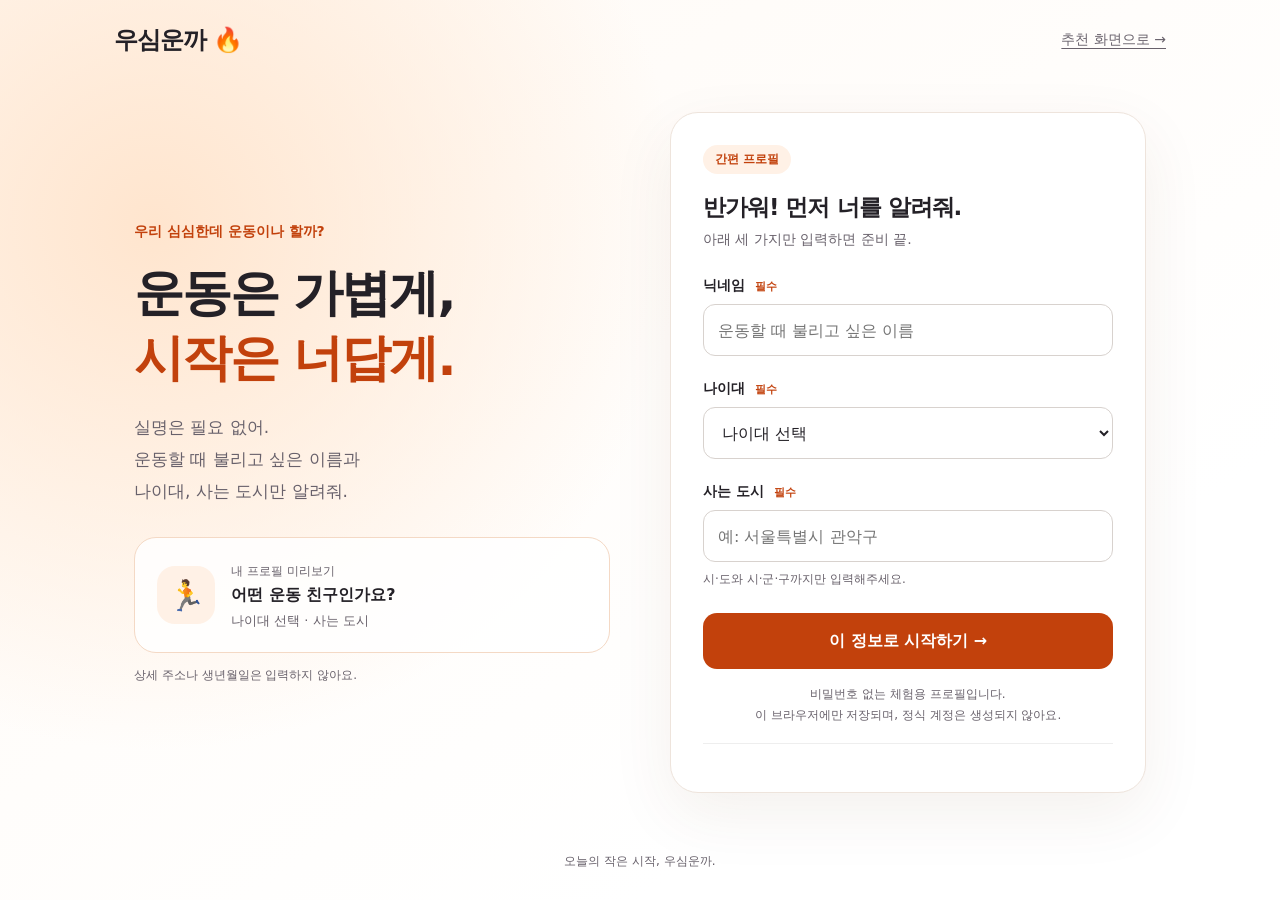
<file: login-독립실행.html>
<!DOCTYPE html>
<html lang="ko">
<head>
    <meta charset="UTF-8">
    <meta name="viewport" content="width=device-width, initial-scale=1.0">
    <title>우심운까 | 간편 시작</title>
    <style>
.login-page {
    --accent: #c2410c;
    --accent-light: #fff1e6;
    --ink: #242127;
    --muted: #68616b;
    margin: 0;
    min-height: 100vh;
    color: var(--ink);
    background:
        radial-gradient(circle at 12% 25%, #ffe5ce 0, transparent 40%),
        linear-gradient(145deg, #fffaf5, #ffffff 75%);
    font-family: system-ui, "Malgun Gothic", sans-serif;
}
.login-page * { box-sizing: border-box; }
.login-page a { color: inherit; }
.login-page button,
.login-page input,
.login-page select { font: inherit; }
.login-page .login-header {
    max-width: 1100px;
    margin: 0 auto;
    padding: 24px;
    display: flex;
    align-items: center;
    justify-content: space-between;
    gap: 16px;
}
.login-page .brand {
    font-size: 24px;
    font-weight: 900;
    letter-spacing: -1px;
    text-decoration: none;
}
.login-page .back-link {
    color: var(--muted);
    font-size: 14px;
    text-underline-offset: 4px;
}
.login-page .login-layout {
    max-width: 1060px;
    margin: 32px auto;
    padding: 0 24px;
    display: grid;
    grid-template-columns: 1fr 1fr;
    gap: 60px;
    align-items: center;
}
.login-page .intro-panel { min-width: 0; }
.login-page .eyebrow {
    color: var(--accent);
    font-size: 14px;
    font-weight: 800;
}
.login-page h1 {
    margin: 20px 0;
    font-size: clamp(34px, 4.2vw, 50px);
    line-height: 1.3;
    letter-spacing: -2px;
}
.login-page h1 span { color: var(--accent); }
.login-page .intro-description {
    color: var(--muted);
    font-size: 17px;
    line-height: 1.9;
}
.login-page .profile-preview {
    display: flex;
    align-items: center;
    gap: 16px;
    margin-top: 30px;
    padding: 22px;
    background: #ffffffd9;
    border: 1px solid #f4d9c5;
    border-radius: 22px;
}
.login-page .preview-avatar {
    flex-shrink: 0;
    display: grid;
    place-items: center;
    width: 58px;
    height: 58px;
    background: var(--accent-light);
    border-radius: 18px;
    font-size: 30px;
}
.login-page .profile-preview div { min-width: 0; }
.login-page .profile-preview small {
    color: var(--muted);
    font-size: 12px;
}
.login-page .profile-preview strong {
    display: block;
    margin-top: 5px;
    overflow-wrap: anywhere;
}
.login-page .profile-preview p {
    margin: 6px 0 0;
    color: var(--muted);
    font-size: 13px;
    overflow-wrap: anywhere;
}
.login-page .intro-note {
    margin-top: 14px;
    color: var(--muted);
    font-size: 12px;
}
.login-page .login-card {
    min-width: 0;
    padding: 32px;
    background: white;
    border: 1px solid #eee4dc;
    border-radius: 28px;
    box-shadow: 0 22px 65px #60330e12;
}
.login-page .form-badge {
    display: inline-block;
    padding: 6px 12px;
    background: var(--accent-light);
    color: var(--accent);
    border-radius: 999px;
    font-size: 12px;
    font-weight: 800;
}
.login-page h2 {
    margin: 18px 0 8px;
    font-size: 23px;
    letter-spacing: -1px;
}
.login-page .form-description {
    margin: 0 0 28px;
    color: var(--muted);
    font-size: 14px;
}
.login-page .field-block { margin-bottom: 24px; }
.login-page label {
    display: block;
    margin-bottom: 9px;
    font-size: 14px;
    font-weight: 750;
}
.login-page .required-label {
    margin-left: 5px;
    color: var(--accent);
    font-size: 11px;
}
.login-page .profile-input {
    width: 100%;
    min-height: 52px;
    padding: 12px 14px;
    background: #fff;
    border: 1px solid #d8d2ce;
    border-radius: 12px;
    color: var(--ink);
    font-size: 16px;
}
.login-page .profile-input:focus {
    border-color: var(--accent);
    outline: 3px solid #ffdec5;
    outline-offset: 2px;
}
.login-page .profile-input[aria-invalid="true"] { border-color: #b91c1c; }
.login-page .field-help {
    margin: 8px 0 0;
    color: var(--muted);
    font-size: 12px;
    line-height: 1.6;
}
.login-page .start-button {
    width: 100%;
    min-height: 56px;
    padding: 14px 20px;
    border: 0;
    border-radius: 14px;
    color: white;
    background: var(--accent);
    font-weight: 800;
    cursor: pointer;
    transition: background-color .15s, transform .15s;
}
.login-page .start-button:hover {
    background: #9a3412;
    transform: translateY(-1px);
}
.login-page .start-button:disabled {
    opacity: .65;
    cursor: wait;
    transform: none;
}
.login-page a:focus-visible,
.login-page button:focus-visible {
    outline: 3px solid #c2410c;
    outline-offset: 4px;
}
.login-page .auth-notice {
    margin: 15px 0 0;
    color: var(--muted);
    text-align: center;
    font-size: 12px;
    line-height: 1.7;
}
.login-page .form-alert {
    padding: 12px;
    background: #fef2f2;
    border-radius: 10px;
    color: #991b1b;
    font-size: 13px;
    line-height: 1.6;
}
.login-page .errorlist {
    margin: 8px 0 0;
    padding-left: 20px;
    color: #b91c1c;
    font-size: 13px;
    line-height: 1.6;
}
.login-page .clear-form {
    margin-top: 18px;
    padding-top: 16px;
    border-top: 1px solid #eee;
    text-align: center;
}
.login-page .clear-button {
    padding: 10px;
    background: transparent;
    border: 0;
    color: var(--muted);
    text-decoration: underline;
    text-underline-offset: 4px;
    cursor: pointer;
}
.login-page .login-footer {
    padding: 28px 20px;
    color: var(--muted);
    font-size: 12px;
    text-align: center;
}
@media (max-width: 800px) {
    .login-page .login-layout {
        grid-template-columns: 1fr;
        max-width: 560px;
        gap: 28px;
        margin-top: 8px;
    }
    .login-page .intro-description br { display: none; }
    .login-page .login-card { padding: 26px 22px; }
    .login-page .profile-preview { margin-top: 20px; }
}
@media (prefers-reduced-motion: reduce) {
    .login-page .start-button { transition: none; }
}

</style>
</head>
<body class="login-page" style="margin:0;min-height:100vh;">
    <header class="login-header">
        <a class="brand" href="./index.html">
            우심운까 <span aria-hidden="true">🔥</span>
        </a>
        <a class="back-link" href="./recommend.html">추천 화면으로 →</a>
    </header>

    <main class="login-layout">
        <section class="intro-panel" aria-labelledby="introTitle">
            <p class="eyebrow">우리 심심한데 운동이나 할까?</p>
            <h1 id="introTitle">
                운동은 가볍게,<br>
                <span>시작은 너답게.</span>
            </h1>
            <p class="intro-description">
                실명은 필요 없어.<br>
                운동할 때 불리고 싶은 이름과<br>
                나이대, 사는 도시만 알려줘.
            </p>

            <div class="profile-preview">
                <span class="preview-avatar" aria-hidden="true">🏃</span>
                <div>
                    <small>내 프로필 미리보기</small>
                    <strong id="previewNickname">어떤 운동 친구인가요?</strong>
                    <p>
                        <span id="previewAge">나이대 선택</span>
                        <span aria-hidden="true"> · </span>
                        <span id="previewCity">사는 도시</span>
                    </p>
                </div>
            </div>
            <p class="intro-note">상세 주소나 생년월일은 입력하지 않아요.</p>
        </section>

        <section class="login-card" aria-labelledby="formTitle">
            <span class="form-badge">간편 프로필</span>
            <h2 id="formTitle">반가워! 먼저 너를 알려줘.</h2>
            <p class="form-description">아래 세 가지만 입력하면 준비 끝.</p>

            <form id="profileForm" action="./index.html">
<div class="field-block"><label for="nickname">닉네임 <span class="required-label">필수</span></label><input class="profile-input" id="nickname" name="nickname" required maxlength="20" placeholder="운동할 때 불리고 싶은 이름" autocomplete="nickname"></div>
<div class="field-block"><label for="age">나이대 <span class="required-label">필수</span></label><select class="profile-input" id="age" required><option value="">나이대 선택</option><option>10대 이하</option><option>20대</option><option>30대</option><option>40대</option><option>50대</option><option>60대 이상</option></select></div>
<div class="field-block"><label for="city">사는 도시 <span class="required-label">필수</span></label><input class="profile-input" id="city" required maxlength="40" placeholder="예: 서울특별시 관악구" autocomplete="address-level2"><p class="field-help">시·도와 시·군·구까지만 입력해주세요.</p></div>
<p id="profileStatus" role="status"></p>
                <button id="startBtn" class="start-button" type="submit">
                    이 정보로 시작하기 →
                </button>
                <p class="auth-notice">
                    비밀번호 없는 체험용 프로필입니다.<br>
                    이 브라우저에만 저장되며, 정식 계정은 생성되지 않아요.
                </p>
            </form>

            <div class="clear-form"><button id="clearProfile" class="clear-button" type="button" hidden>저장한 프로필 지우기</button></div>
        </section>
    </main>

    <footer class="login-footer">
        오늘의 작은 시작, 우심운까.
    </footer>
<script>
(function(){
 const key='usimunkka.demo.profile.v1';
 function profile(){if(window.USIMUNKKA_EMBED)return window.USIMUNKKA_EMBED.profile||null;try{return JSON.parse(localStorage.getItem(key))}catch{return null}}
 function save(value){if(window.USIMUNKKA_EMBED){window.USIMUNKKA_EMBED.profile=value;parent.postMessage({type:'usimunkka-profile',profile:value},'*');return true}try{value?localStorage.setItem(key,JSON.stringify(value)):localStorage.removeItem(key);return true}catch{return false}}
 function go(path){if(window.USIMUNKKA_EMBED){parent.postMessage({type:'usimunkka-route',path},'*')}else location.href=path}
 function escape(s){return String(s).replace(/[&<>"']/g,c=>({'&':'&amp;','<':'&lt;','>':'&gt;','"':'&quot;',"'":'&#39;'}[c]))}
 window.UsimApp={profile,save,go,escape,params:()=>new URLSearchParams(window.USIMUNKKA_EMBED?.query||location.search)};
 document.addEventListener('click',e=>{const a=e.target.closest('a[href]');if(!a||e.ctrlKey||e.metaKey)return;const path=a.getAttribute('href');if(window.USIMUNKKA_EMBED&&/^\.\/(index|login|recommend)\.html/.test(path)){e.preventDefault();go(path)}});
})();

</script><script>
const form=document.getElementById('profileForm');
const nickname=document.getElementById('nickname'),age=document.getElementById('age'),city=document.getElementById('city'),status=document.getElementById('profileStatus');
const saved=UsimApp.profile();if(saved){nickname.value=saved.nickname;age.value=saved.age;city.value=saved.city;document.getElementById('clearProfile').hidden=false}
function refresh(){document.getElementById('previewNickname').textContent=nickname.value.trim()||'어떤 운동 친구인가요?';document.getElementById('previewAge').textContent=age.value||'나이대 선택';document.getElementById('previewCity').textContent=city.value.trim()||'사는 도시'}
form.addEventListener('input',refresh);refresh();
form.addEventListener('submit',e=>{e.preventDefault();if(!form.reportValidity())return;
 const n=nickname.value.trim(),c=city.value.trim();if(!n||!c||/[<>]/.test(n+c)){status.textContent='닉네임과 도시를 확인해주세요. 꺾쇠 기호는 사용할 수 없어요.';return}
 const aliases={'서울':'서울특별시','경기':'경기도','인천':'인천광역시','강원':'강원특별자치도','충북':'충청북도','충남':'충청남도','대전':'대전광역시','세종':'세종특별자치시','전북':'전북특별자치도','전남':'전라남도','광주':'광주광역시','경북':'경상북도','경남':'경상남도','대구':'대구광역시','울산':'울산광역시','부산':'부산광역시','제주':'제주특별자치도'};
 const first=c.split(/\s+/)[0],province=aliases[first]||first;
 const profile={nickname:n,age:age.value,city:c,address:c,province,region_name:c.split(/\s+/).at(-1)};
 if(!UsimApp.save(profile)){status.textContent='프로필을 저장할 수 없어요. 브라우저의 저장소 설정을 확인해주세요.';return}
 const next=UsimApp.params().get('next');UsimApp.go(next&&/^(index|recommend)\.html(\?[^#]*)?$/.test(next)?'./'+next:'./index.html');
});
document.getElementById('clearProfile').addEventListener('click',()=>{if(!UsimApp.save(null)){status.textContent='프로필을 지우지 못했어요.';return}try{localStorage.removeItem('usimunkka.mock.session.userId')}catch{}form.reset();refresh();document.getElementById('clearProfile').hidden=true;status.textContent='저장된 체험 프로필을 지웠어요.'});

</script>
</body>
</html>
</file>
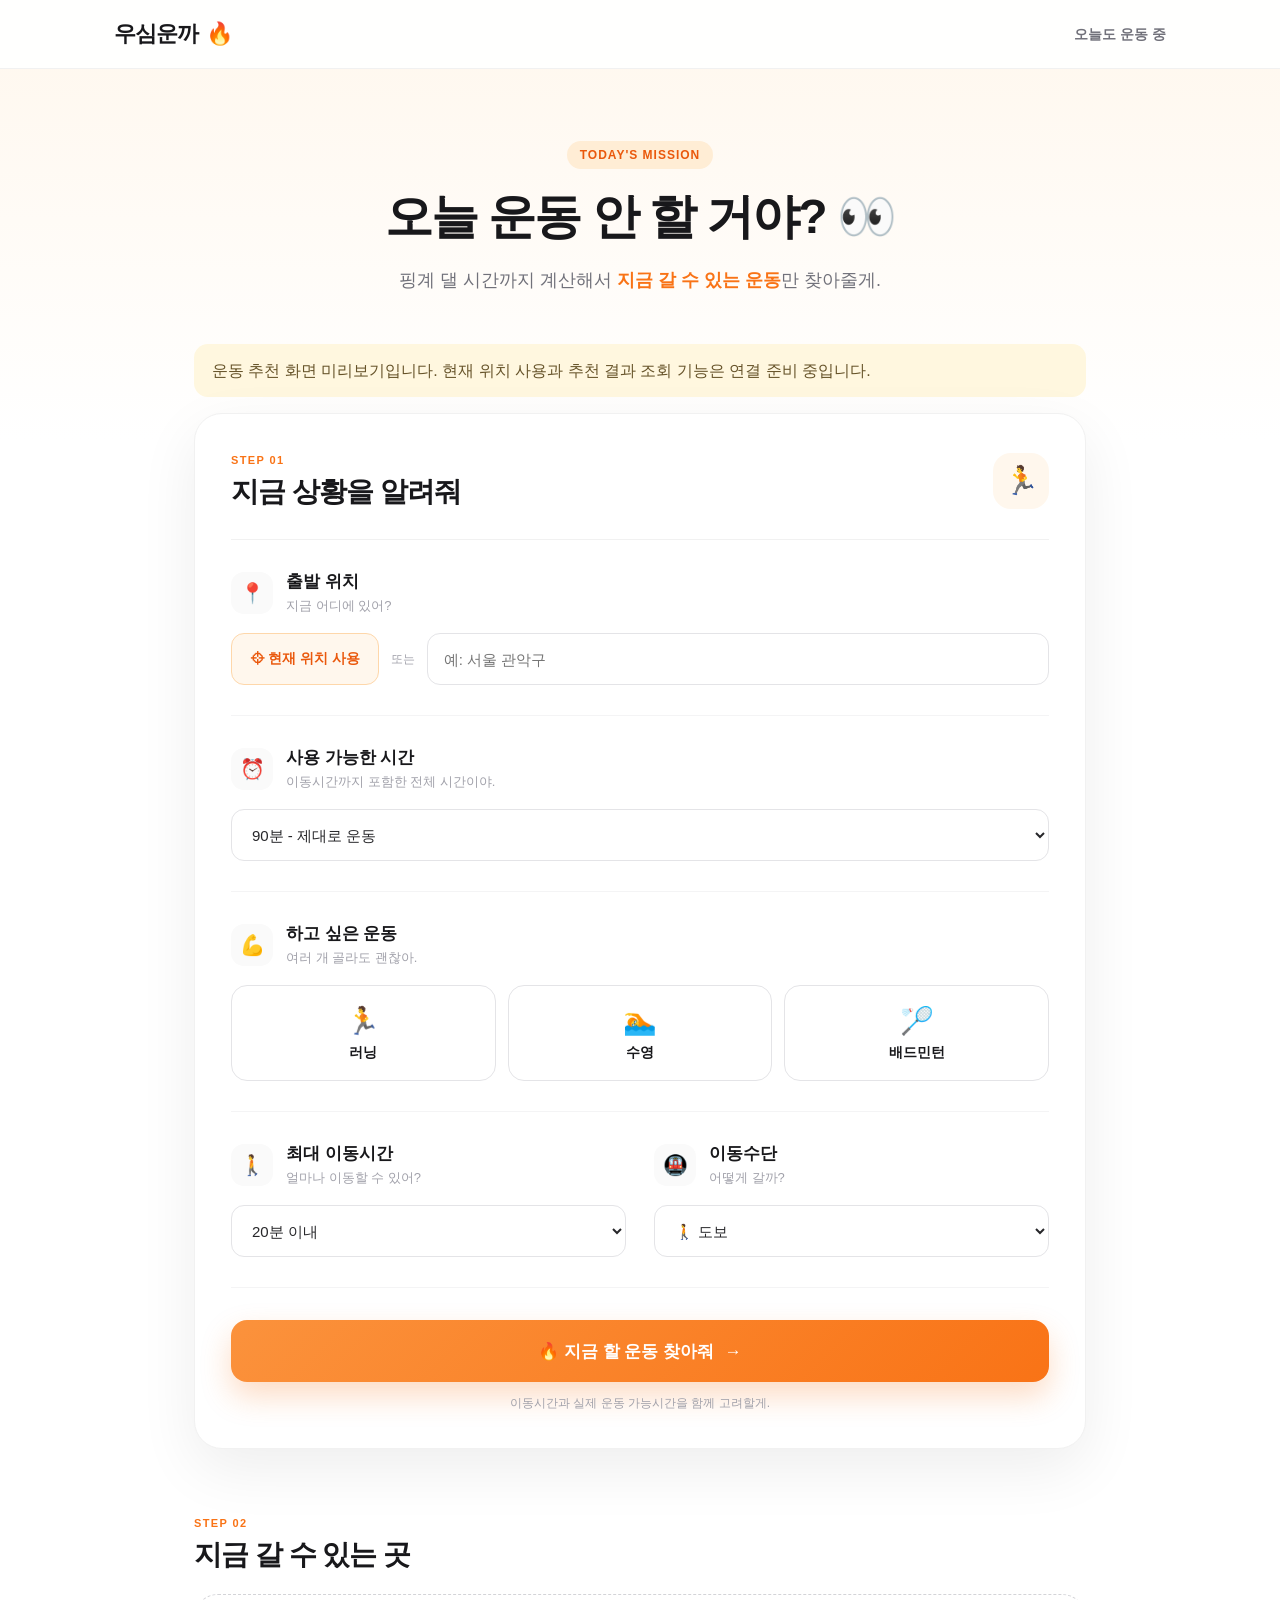
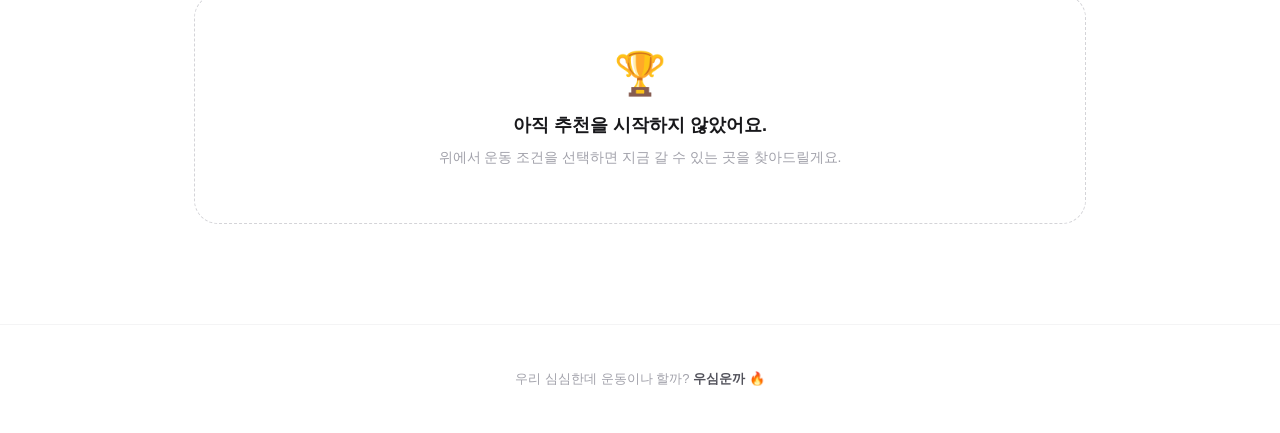
<file: recommend.html>
<!DOCTYPE html>
<html lang="ko">
<head>
    <meta charset="UTF-8">

    <meta
        name="viewport"
        content="width=device-width, initial-scale=1.0"
    >

    <title>우심운까 - 오늘 뭐하고 운동할까?</title>

    <style>
/* =========================
   기본 설정
========================= */

* {
    box-sizing: border-box;
}

html {
    scroll-behavior: smooth;
}

body {
    margin: 0;

    font-family:
        Pretendard,
        -apple-system,
        BlinkMacSystemFont,
        "Segoe UI",
        sans-serif;

    color: #18181b;

    background:
        linear-gradient(
            180deg,
            #fff7ed 0px,
            #ffffff 440px
        );

    min-height: 100vh;
}


/* =========================
   Header
========================= */

.site-header {
    width: 100%;

    border-bottom: 1px solid #f1f1f1;

    background-color: rgba(255, 255, 255, 0.92);

    position: sticky;

    top: 0;

    z-index: 100;
}


.header-inner {
    max-width: 1100px;

    height: 68px;

    margin: 0 auto;

    padding: 0 24px;

    display: flex;

    align-items: center;

    justify-content: space-between;
}


.logo {
    text-decoration: none;

    color: #18181b;

    font-size: 22px;

    font-weight: 900;

    letter-spacing: -1px;
}


.logo-fire {
    display: inline-block;

    margin-left: 3px;
}


.nav-text {
    font-size: 14px;

    font-weight: 700;

    color: #71717a;
}


/* =========================
   전체 페이지
========================= */

.page-wrapper {
    width: 100%;

    max-width: 940px;

    margin: 0 auto;

    padding: 72px 24px 100px;
}


/* =========================
   Hero
========================= */

.hero-section {
    text-align: center;

    margin-bottom: 48px;
}


.hero-badge {
    display: inline-block;

    padding: 7px 13px;

    margin-bottom: 18px;

    border-radius: 999px;

    background-color: #ffedd5;

    color: #ea580c;

    font-size: 12px;

    font-weight: 900;

    letter-spacing: 1px;
}


.hero-title {
    margin: 0;

    font-size: 48px;

    line-height: 1.25;

    letter-spacing: -2px;

    font-weight: 900;
}


.hero-description {
    margin: 18px 0 0;

    color: #71717a;

    font-size: 18px;

    line-height: 1.7;
}


.hero-description strong {
    color: #f97316;
}


/* =========================
   입력 카드
========================= */

.recommend-card {
    background-color: #ffffff;

    border: 1px solid #f1f1f1;

    border-radius: 28px;

    padding: 36px;

    box-shadow:
        0 20px 60px rgba(0, 0, 0, 0.07);
}


.card-header {
    display: flex;

    align-items: center;

    justify-content: space-between;

    padding-bottom: 28px;

    border-bottom: 1px solid #f1f1f1;
}


.step-label {
    display: inline-block;

    margin-bottom: 7px;

    color: #f97316;

    font-size: 11px;

    font-weight: 900;

    letter-spacing: 1.4px;
}


.card-header h2,
.result-heading h2 {
    margin: 0;

    font-size: 28px;

    letter-spacing: -1px;
}


.card-header-icon {
    width: 56px;

    height: 56px;

    border-radius: 18px;

    display: flex;

    align-items: center;

    justify-content: center;

    background-color: #fff7ed;

    font-size: 28px;
}


/* =========================
   Form
========================= */

.form-section {
    padding: 30px 0;

    border-bottom: 1px solid #f4f4f5;
}


.form-title {
    display: flex;

    align-items: center;

    gap: 13px;

    margin-bottom: 18px;
}


.form-icon {
    width: 42px;

    height: 42px;

    border-radius: 13px;

    background-color: #fafafa;

    display: flex;

    align-items: center;

    justify-content: center;

    font-size: 20px;
}


.form-title h3 {
    margin: 0 0 4px;

    font-size: 17px;
}


.form-title p {
    margin: 0;

    color: #a1a1aa;

    font-size: 13px;
}


/* =========================
   위치 입력
========================= */

.location-actions {
    display: flex;

    align-items: center;

    gap: 12px;
}


.or-text {
    color: #a1a1aa;

    font-size: 12px;

    white-space: nowrap;
}


/* =========================
   Input
========================= */

.text-input,
.select-input {
    width: 100%;

    min-height: 52px;

    padding: 0 16px;

    border: 1px solid #e4e4e7;

    border-radius: 13px;

    background-color: #ffffff;

    color: #27272a;

    font-size: 15px;

    outline: none;

    transition:
        border-color 0.2s,
        box-shadow 0.2s;
}


.text-input:focus,
.select-input:focus {
    border-color: #fb923c;

    box-shadow:
        0 0 0 4px rgba(251, 146, 60, 0.13);
}


/* =========================
   운동 선택
========================= */

.sports-grid {
    display: grid;

    grid-template-columns:
        repeat(3, 1fr);

    gap: 12px;
}


.sport-option {
    position: relative;

    cursor: pointer;
}


.sport-option input {
    position: absolute;

    opacity: 0;

    pointer-events: none;
}


.sport-content {
    min-height: 96px;

    border: 1px solid #e4e4e7;

    border-radius: 16px;

    display: flex;

    flex-direction: column;

    align-items: center;

    justify-content: center;

    gap: 7px;

    background-color: #ffffff;

    transition:
        transform 0.2s,
        border-color 0.2s,
        background-color 0.2s,
        box-shadow 0.2s;
}


.sport-option:hover .sport-content {
    transform: translateY(-2px);

    border-color: #fdba74;
}


.sport-option input:checked + .sport-content {
    border-color: #f97316;

    background-color: #fff7ed;

    box-shadow:
        0 0 0 3px rgba(249, 115, 22, 0.09);
}


.sport-emoji {
    font-size: 27px;
}


.sport-name {
    font-size: 14px;

    font-weight: 800;
}


/* =========================
   2열 입력
========================= */

.two-column {
    display: grid;

    grid-template-columns:
        1fr 1fr;

    gap: 28px;
}


/* =========================
   버튼
========================= */

.secondary-button {
    min-height: 52px;

    padding: 0 18px;

    border: 1px solid #fed7aa;

    border-radius: 13px;

    background-color: #fff7ed;

    color: #ea580c;

    font-size: 14px;

    font-weight: 800;

    cursor: pointer;

    white-space: nowrap;

    transition:
        transform 0.2s,
        background-color 0.2s;
}


.secondary-button:hover {
    transform: translateY(-1px);

    background-color: #ffedd5;
}


.submit-section {
    padding-top: 32px;

    text-align: center;
}


.primary-button {
    width: 100%;

    min-height: 62px;

    padding: 0 24px;

    border: none;

    border-radius: 16px;

    background:
        linear-gradient(
            135deg,
            #fb923c,
            #f97316
        );

    color: #ffffff;

    font-size: 17px;

    font-weight: 900;

    cursor: pointer;

    box-shadow:
        0 14px 30px rgba(249, 115, 22, 0.25);

    transition:
        transform 0.2s,
        box-shadow 0.2s;
}


.primary-button:hover {
    transform: translateY(-2px);

    box-shadow:
        0 18px 38px rgba(249, 115, 22, 0.30);
}


.primary-button:active {
    transform: translateY(0);
}


.arrow {
    margin-left: 6px;
}


.submit-description {
    margin: 13px 0 0;

    color: #a1a1aa;

    font-size: 12px;
}


/* =========================
   추천 결과
========================= */

.result-section {
    margin-top: 64px;
}


.result-heading {
    margin-bottom: 20px;
}


#result {
    display: grid;

    gap: 18px;
}


.result-placeholder {
    padding: 54px 20px;

    text-align: center;

    border: 1px dashed #d4d4d8;

    border-radius: 24px;

    background-color: rgba(255, 255, 255, 0.75);
}


.placeholder-icon {
    font-size: 42px;

    margin-bottom: 15px;
}


.result-placeholder h3 {
    margin: 0 0 9px;

    font-size: 18px;
}


.result-placeholder p {
    margin: 0;

    color: #a1a1aa;

    line-height: 1.6;

    font-size: 14px;
}


/* =========================
   JS가 생성하는 추천 카드
========================= */

.recommend-card-item,
.recommend-card {
    transition: transform 0.2s;
}


#result .recommend-card {
    padding: 28px;

    border-radius: 22px;

    box-shadow:
        0 10px 35px rgba(0, 0, 0, 0.06);
}


#result .recommend-card:hover {
    transform: translateY(-3px);
}


#result .recommend-card h2 {
    margin-top: 12px;

    font-size: 21px;
}


#result .recommend-card ul {
    padding-left: 20px;

    color: #52525b;

    line-height: 1.8;
}


/* =========================
   로딩 / 오류
========================= */

.loading,
.error,
.empty {
    padding: 38px;

    text-align: center;

    border-radius: 20px;

    background-color: #ffffff;

    border: 1px solid #f1f1f1;
}


.loading {
    color: #f97316;

    font-weight: 800;
}


.error {
    color: #dc2626;
}


/* =========================
   Footer
========================= */

.site-footer {
    padding: 32px 20px;

    text-align: center;

    border-top: 1px solid #f4f4f5;

    color: #a1a1aa;

    font-size: 13px;
}


.site-footer strong {
    color: #52525b;
}


/* =========================
   반응형
========================= */

@media (max-width: 700px) {

    .page-wrapper {
        padding:
            46px 16px 70px;
    }


    .header-inner {
        padding:
            0 16px;
    }


    .hero-title {
        font-size: 36px;
    }


    .hero-description {
        font-size: 15px;
    }


    .recommend-card {
        padding: 24px 18px;

        border-radius: 22px;
    }


    .sports-grid {
        grid-template-columns:
            1fr;
    }


    .two-column {
        grid-template-columns:
            1fr;
    }


    .location-actions {
        flex-direction: column;

        align-items: stretch;
    }


    .or-text {
        text-align: center;
    }


    .secondary-button {
        width: 100%;
    }

}
</style>
</head>

<body>

    <!-- 상단 헤더 -->
    <header class="site-header">

        <div class="header-inner">

            <a href="./index.html" class="logo">
                우심운까
                <span class="logo-fire">🔥</span>
            </a>

            <nav class="header-nav">
                <span class="nav-text">
                    오늘도 운동 중
                </span>
            </nav>

        </div>

    </header>


    <!-- 전체 페이지 -->
    <main class="page-wrapper">

        <!-- 소개 영역 -->
        <section class="hero-section">

            <div class="hero-badge">
                TODAY'S MISSION
            </div>

            <h1 class="hero-title">
                오늘 운동 안 할 거야?
                <span>👀</span>
            </h1>

            <p class="hero-description">
                핑계 댈 시간까지 계산해서
                <strong>지금 갈 수 있는 운동</strong>만 찾아줄게.
            </p>

        </section>


        <p role="status" style="padding:14px 18px;border-radius:14px;background:#fff7df;color:#665329;line-height:1.6;">운동 추천 화면 미리보기입니다. 현재 위치 사용과 추천 결과 조회 기능은 연결 준비 중입니다.</p>

        <!-- 운동 조건 입력 카드 -->
        <section class="recommend-card">

            <div class="card-header">

                <div>
                    <span class="step-label">
                        STEP 01
                    </span>

                    <h2>
                        지금 상황을 알려줘
                    </h2>
                </div>

                <div class="card-header-icon">
                    🏃
                </div>

            </div>


            <!-- 위치 -->
            <div class="form-section">

                <div class="form-title">

                    <span class="form-icon">
                        📍
                    </span>

                    <div>
                        <h3>출발 위치</h3>

                        <p>
                            지금 어디에 있어?
                        </p>
                    </div>

                </div>


                <div class="location-actions">

                    <button
                        id="locationBtn" disabled title="현재 위치 기능 연결 예정"
                        type="button"
                        class="secondary-button"
                    >
                        <span>⌖</span>
                        현재 위치 사용
                    </button>

                    <div class="or-text">
                        또는
                    </div>

                    <input
                        type="text"
                        id="manualLocation"
                        class="text-input"
                        placeholder="예: 서울 관악구"
                    >

                </div>

            </div>


            <!-- 사용 가능 시간 -->
            <div class="form-section">

                <div class="form-title">

                    <span class="form-icon">
                        ⏰
                    </span>

                    <div>
                        <h3>사용 가능한 시간</h3>

                        <p>
                            이동시간까지 포함한 전체 시간이야.
                        </p>
                    </div>

                </div>


                <select
                    id="availableMinutes"
                    class="select-input"
                >
                    <option value="30">
                        30분 - 빠르게 운동
                    </option>

                    <option value="60">
                        60분 - 가볍게 한 판
                    </option>

                    <option value="90" selected>
                        90분 - 제대로 운동
                    </option>

                    <option value="120">
                        120분 - 여유롭게 운동
                    </option>
                </select>

            </div>


            <!-- 운동 종목 -->
            <div class="form-section">

                <div class="form-title">

                    <span class="form-icon">
                        💪
                    </span>

                    <div>
                        <h3>하고 싶은 운동</h3>

                        <p>
                            여러 개 골라도 괜찮아.
                        </p>
                    </div>

                </div>


                <div class="sports-grid">

                    <label class="sport-option">

                        <input
                            type="checkbox"
                            name="sport"
                            value="RUNNING"
                        >

                        <span class="sport-content">
                            <span class="sport-emoji">
                                🏃
                            </span>

                            <span class="sport-name">
                                러닝
                            </span>
                        </span>

                    </label>


                    <label class="sport-option">

                        <input
                            type="checkbox"
                            name="sport"
                            value="SWIMMING"
                        >

                        <span class="sport-content">
                            <span class="sport-emoji">
                                🏊
                            </span>

                            <span class="sport-name">
                                수영
                            </span>
                        </span>

                    </label>


                    <label class="sport-option">

                        <input
                            type="checkbox"
                            name="sport"
                            value="BADMINTON"
                        >

                        <span class="sport-content">
                            <span class="sport-emoji">
                                🏸
                            </span>

                            <span class="sport-name">
                                배드민턴
                            </span>
                        </span>

                    </label>

                </div>

            </div>


            <!-- 이동조건 -->
            <div class="form-section two-column">

                <div>

                    <div class="form-title">

                        <span class="form-icon">
                            🚶
                        </span>

                        <div>
                            <h3>최대 이동시간</h3>

                            <p>
                                얼마나 이동할 수 있어?
                            </p>
                        </div>

                    </div>


                    <select
                        id="travelMinutes"
                        class="select-input"
                    >
                        <option value="10">
                            10분 이내
                        </option>

                        <option value="20" selected>
                            20분 이내
                        </option>

                        <option value="30">
                            30분 이내
                        </option>
                    </select>

                </div>


                <div>

                    <div class="form-title">

                        <span class="form-icon">
                            🚇
                        </span>

                        <div>
                            <h3>이동수단</h3>

                            <p>
                                어떻게 갈까?
                            </p>
                        </div>

                    </div>


                    <select
                        id="transport"
                        class="select-input"
                    >
                        <option value="WALK">
                            🚶 도보
                        </option>

                        <option value="BICYCLE">
                            🚲 자전거
                        </option>

                        <option value="TRANSIT">
                            🚇 대중교통
                        </option>
                    </select>

                </div>

            </div>


            <!-- 추천 버튼 -->
            <div class="submit-section">

                <button
                    id="recommendBtn" disabled title="운동 추천 기능 연결 예정"
                    type="button"
                    class="primary-button"
                >
                    <span>
                        🔥
                    </span>

                    지금 할 운동 찾아줘

                    <span class="arrow">
                        →
                    </span>
                </button>

                <p class="submit-description">
                    이동시간과 실제 운동 가능시간을 함께 고려할게.
                </p>

            </div>

        </section>


        <!-- 추천 결과 제목 -->
        <section class="result-section">

            <div class="result-heading">

                <div>
                    <span class="step-label">
                        STEP 02
                    </span>

                    <h2>
                        지금 갈 수 있는 곳
                    </h2>
                </div>

            </div>


            <!-- JS 추천 결과 출력 위치 -->
            <div id="result">

                <div class="result-placeholder">

                    <div class="placeholder-icon">
                        🏆
                    </div>

                    <h3>
                        아직 추천을 시작하지 않았어요.
                    </h3>

                    <p>
                        위에서 운동 조건을 선택하면
                        지금 갈 수 있는 곳을 찾아드릴게요.
                    </p>

                </div>

            </div>

        </section>

    </main>


    <footer class="site-footer">

        <p>
            우리 심심한데 운동이나 할까?
            <strong>우심운까 🔥</strong>
        </p>

    </footer>




</body>
</html>
</file>
